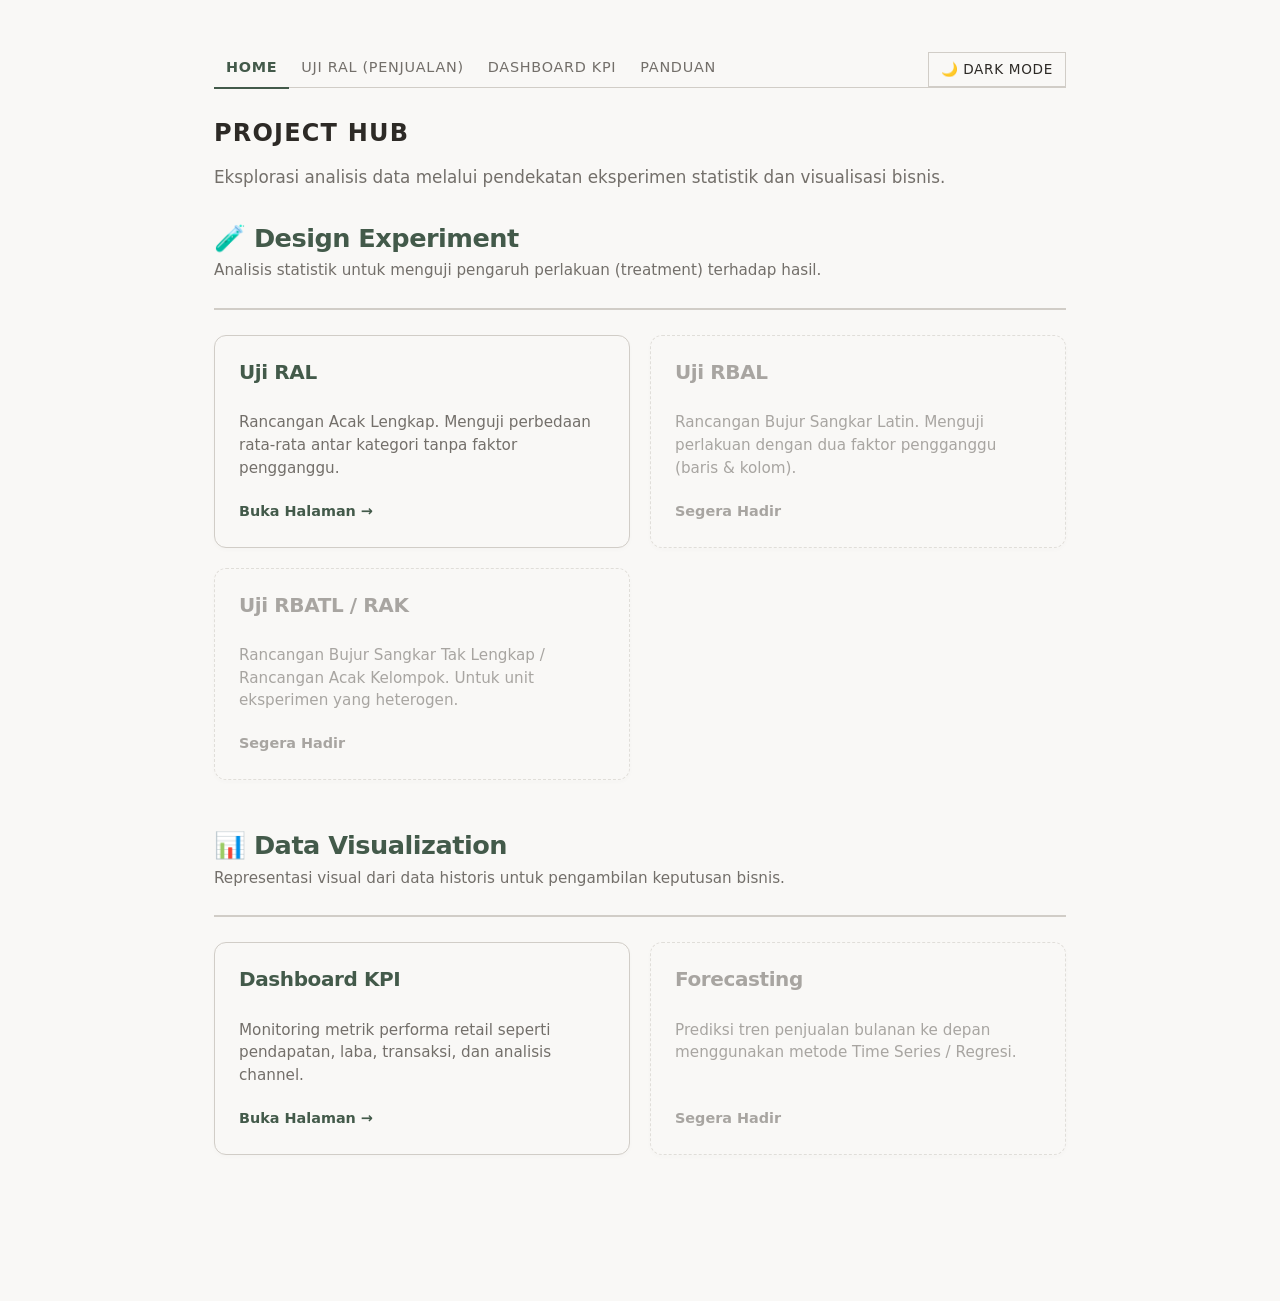
<file: index.html>
<!DOCTYPE html>
<html lang="id">
<head>
  <meta charset="UTF-8" />
  <meta name="viewport" content="width=device-width, initial-scale=1.0" />
  <title>Project Hub — Data & Statistik</title>
  <link rel="stylesheet" href="style.css" />
</head>
<body>
  <div class="nav-overlay" id="nav-overlay"></div>

  <header class="site-header">
    <button class="mobile-menu-toggle" id="menu-toggle">☰ Menu</button>
    <nav class="site-nav" id="site-nav">
      <button class="mobile-close-btn" id="menu-close">×</button>
      <a href="index.html" class="active">Home</a>
      <a href="ral.html">Uji RAL (Penjualan)</a>
      <a href="dashboard.html">Dashboard KPI</a>
      <a href="readme.html">Panduan</a>
    </nav>
    <button id="theme-toggle" class="theme-toggle">🌙 Dark Mode</button>
  </header>
  
  <main>
    <div class="hero-section">
      <h1>Project Hub</h1>
      <p class="lead">Eksplorasi analisis data melalui pendekatan eksperimen statistik dan visualisasi bisnis.</p>
    </div>

    <!-- SECTION 1: DESIGN EXPERIMENT -->
    <section class="hub-section">
      <div class="section-header">
        <h2>🧪 Design Experiment</h2>
        <p>Analisis statistik untuk menguji pengaruh perlakuan (treatment) terhadap hasil.</p>
      </div>
      <div class="hub-grid">
        <a href="ral.html" class="hub-card">
          <h3>Uji RAL</h3>
          <p>Rancangan Acak Lengkap. Menguji perbedaan rata-rata antar kategori tanpa faktor pengganggu.</p>
          <span class="card-link">Buka Halaman &rarr;</span>
        </a>
        <a href="#" class="hub-card disabled">
          <h3>Uji RBAL</h3>
          <p>Rancangan Bujur Sangkar Latin. Menguji perlakuan dengan dua faktor pengganggu (baris & kolom).</p>
          <span class="card-link">Segera Hadir</span>
        </a>
        <a href="#" class="hub-card disabled">
          <h3>Uji RBATL / RAK</h3>
          <p>Rancangan Bujur Sangkar Tak Lengkap / Rancangan Acak Kelompok. Untuk unit eksperimen yang heterogen.</p>
          <span class="card-link">Segera Hadir</span>
        </a>
      </div>
    </section>

    <!-- SECTION 2: DATA VISUALIZATION -->
    <section class="hub-section">
      <div class="section-header">
        <h2>📊 Data Visualization</h2>
        <p>Representasi visual dari data historis untuk pengambilan keputusan bisnis.</p>
      </div>
      <div class="hub-grid">
        <a href="dashboard.html" class="hub-card">
          <h3>Dashboard KPI</h3>
          <p>Monitoring metrik performa retail seperti pendapatan, laba, transaksi, dan analisis channel.</p>
          <span class="card-link">Buka Halaman &rarr;</span>
        </a>
        <a href="#" class="hub-card disabled">
          <h3>Forecasting</h3>
          <p>Prediksi tren penjualan bulanan ke depan menggunakan metode Time Series / Regresi.</p>
          <span class="card-link">Segera Hadir</span>
        </a>
      </div>
    </section>

  </main>

  <script src="js/ui.js"></script>
</body>
</html>
</file>
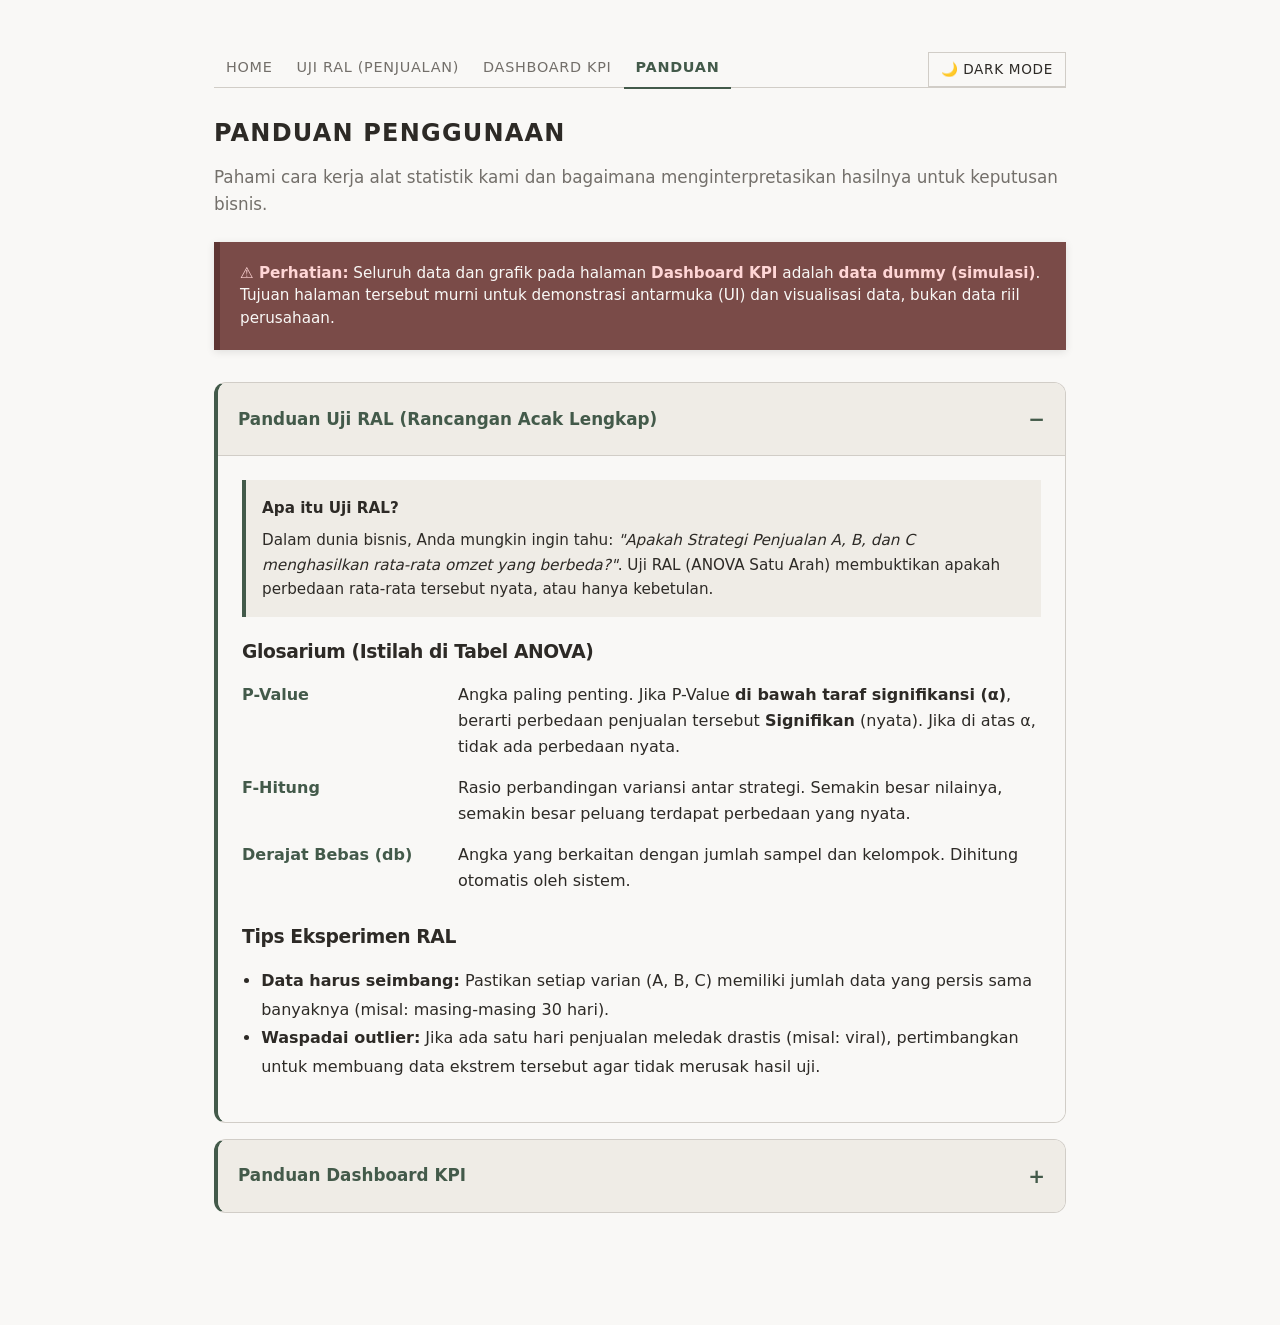
<file: readme.html>
<!DOCTYPE html>
<html lang="id">
<head>
  <meta charset="UTF-8" />
  <meta name="viewport" content="width=device-width, initial-scale=1.0" />
  <title>Panduan Penggunaan</title>
  <link rel="stylesheet" href="style.css" />
</head>
<body>
  <!-- Overlay untuk Mobile Menu -->
  <div class="nav-overlay" id="nav-overlay"></div>

  <header class="site-header">
    <button class="mobile-menu-toggle" id="menu-toggle">☰ Menu</button>
    <nav class="site-nav" id="site-nav">
      <button class="mobile-close-btn" id="menu-close">×</button>
      <a href="index.html">Home</a>
      <a href="ral.html">Uji RAL (Penjualan)</a>
      <a href="dashboard.html">Dashboard KPI</a>
      <a href="readme.html"class="active">Panduan</a>
    </nav>
    <button id="theme-toggle" class="theme-toggle">🌙 Dark Mode</button>
  </header>

  <main>
    <h1>Panduan Penggunaan</h1>
    <p class="lead">Pahami cara kerja alat statistik kami dan bagaimana menginterpretasikan hasilnya untuk keputusan bisnis.</p>

    <!-- BOX DISCLAIMER MERAH (SELALU DI ATAS) -->
    <div class="alert-box">
      <strong>⚠️ Perhatian:</strong> Seluruh data dan grafik pada halaman <strong>Dashboard KPI</strong> adalah <strong>data dummy (simulasi)</strong>. Tujuan halaman tersebut murni untuk demonstrasi antarmuka (UI) dan visualisasi data, bukan data riil perusahaan.
    </div>

    <!-- DROPDOWN 1: UJI RAL -->
    <details class="guide-section" open>
      <summary class="guide-header">Panduan Uji RAL (Rancangan Acak Lengkap)</summary>
      <div class="guide-content">
        
        <div class="info-box" style="margin-top: 0;">
          <p><strong>Apa itu Uji RAL?</strong></p>
          <p>Dalam dunia bisnis, Anda mungkin ingin tahu: <em>"Apakah Strategi Penjualan A, B, dan C menghasilkan rata-rata omzet yang berbeda?"</em>. Uji RAL (ANOVA Satu Arah) membuktikan apakah perbedaan rata-rata tersebut nyata, atau hanya kebetulan.</p>
        </div>

        <h3>Glosarium (Istilah di Tabel ANOVA)</h3>
        <dl style="display: grid; grid-template-columns: 200px 1fr; gap: 1rem; margin-top: 1rem;">
          <dt style="font-weight: 600; color: var(--accent);">P-Value</dt>
          <dd style="margin: 0;">Angka paling penting. Jika P-Value <strong>di bawah taraf signifikansi (α)</strong>, berarti perbedaan penjualan tersebut <strong>Signifikan</strong> (nyata). Jika di atas α, tidak ada perbedaan nyata.</dd>

          <dt style="font-weight: 600; color: var(--accent);">F-Hitung</dt>
          <dd style="margin: 0;">Rasio perbandingan variansi antar strategi. Semakin besar nilainya, semakin besar peluang terdapat perbedaan yang nyata.</dd>

          <dt style="font-weight: 600; color: var(--accent);">Derajat Bebas (db)</dt>
          <dd style="margin: 0;">Angka yang berkaitan dengan jumlah sampel dan kelompok. Dihitung otomatis oleh sistem.</dd>
        </dl>

        <h3 style="margin-top: 2rem;">Tips Eksperimen RAL</h3>
        <ul style="line-height: 1.8; padding-left: 1.2rem;">
          <li><strong>Data harus seimbang:</strong> Pastikan setiap varian (A, B, C) memiliki jumlah data yang persis sama banyaknya (misal: masing-masing 30 hari).</li>
          <li><strong>Waspadai outlier:</strong> Jika ada satu hari penjualan meledak drastis (misal: viral), pertimbangkan untuk membuang data ekstrem tersebut agar tidak merusak hasil uji.</li>
        </ul>

      </div>
    </details>

    <!-- DROPDOWN 2: DASHBOARD KPI -->
    <details class="guide-section">
      <summary class="guide-header">Panduan Dashboard KPI</summary>
      <div class="guide-content">
        
        <div class="info-box" style="margin-top: 0;">
          <p><strong>Apa itu Dashboard KPI?</strong></p>
          <p>Key Performance Indicator (KPI) adalah metrik terukur yang digunakan untuk mengevaluasi keberhasilan suatu organisasi atau strategi bisnis. Dashboard ini merangkum data tersebut dalam bentuk visual agar mudah dibaca oleh manajemen.</p>
        </div>

        <h3>Glosarium (Istilah di Dashboard)</h3>
        <dl style="display: grid; grid-template-columns: 200px 1fr; gap: 1rem; margin-top: 1rem;">
          <dt style="font-weight: 600; color: var(--accent);">Total Pendapatan</dt>
          <dd style="margin: 0;">Jumlah keseluruhan uang yang masuk dari penjualan produk/layanan dalam periode tertentu.</dd>

          <dt style="font-weight: 600; color: var(--accent);">AOV (Average Order Value)</dt>
          <dd style="margin: 0;">Rata-rata uang yang dihabiskan pelanggan dalam satu kali transaksi. Dihitung dari Total Pendapatan dibagi Total Transaksi.</dd>

          <dt style="font-weight: 600; color: var(--accent);">Tingkat Konversi</dt>
          <dd style="margin: 0;">Persentase pengunjung yang melakukan pembelian dibandingkan dengan total pengunjung yang datang.</dd>
        </dl>

        <h3 style="margin-top: 2rem;">Cara Membaca Grafik</h3>
        <ul style="line-height: 1.8; padding-left: 1.2rem;">
          <li><strong>Tren Pendapatan (Line Chart):</strong> Menunjukkan naik-turunnya omzet dari bulan ke bulan. Perhatikan apakah garis cenderung naik (pertumbuhan) atau turun.</li>
          <li><strong>Transaksi per Kategori (Bar Chart):</strong> Membandingkan kategori produk mana yang paling banyak terjual. Gunakan ini untuk menentukan di mana harus memfokuskan stok barang.</li>
        </ul>

      </div>
    </details>

  </main>

  <script src="js/ui.js"></script>
</body>
</html>
</file>
<file: style.css>
/* =========================================================
   1. DESIGN TOKENS & THEMES
   ========================================================= */
:root {
  /* Light Mode (Earth Tone) */
  --bg: #F9F8F6;           
  --fg: #2D2A26;           
  --muted: #736F6A;        
  --line: #D1CDC7;         
  
  --accent: #435A4A;       /* Muted Forest Green */
  --accent-hover: #324438; 
  --accent-fg: #FFFFFF;    
  
  --result-bg: #EFECE6;    
  --ok: #2E5A3B;           
  --warn: #A96236;         
  --err: #8C3F3D;          
  --err-bg: #7A4B48;       
  
  --radius: 0px;           /* Strict Sharp Edges untuk form/tabel */
  --radius-card: 12px;     /* Sudut membulat khusus Card & Modal */
  --gap: 1.25rem;
  --maxw: 900px;           /* Sedikit dilebarkan agar grid muat */
}

[data-theme="dark"] {
  /* Dark Mode (Muted Green & Cream) */
  --bg: #232B26;           
  --fg: #EAE5D9;           
  --muted: #9CA89F;        
  --line: #3B453F;         
  
  /* Warna hijau soft sage yang nyaman di mata */
  --accent: #A3C9B2;       
  --accent-hover: #8BA88E; 
  --accent-fg: #1A201C;    
  
  --result-bg: #2A332D;    
  --ok: #7BC48B;           
  --warn: #D98E5A;         
  --err: #D96C69;          
  --err-bg: #8C4A47;
}

/* =========================================================
   2. BASE TYPOGRAPHY & LAYOUT
   ========================================================= */
* { box-sizing: border-box; }

body {
  font-family: 'Futura', 'Century Gothic', 'Avenir Next', 'Trebuchet MS', system-ui, sans-serif;
  max-width: var(--maxw);
  margin: 2rem auto;
  padding: 0 1.5rem 4rem;
  color: var(--fg);
  background: var(--bg);
  line-height: 1.6;
  -webkit-font-smoothing: antialiased;
  transition: background-color 0.3s, color 0.3s;
}

h1, h2, h3 { line-height: 1.2; font-weight: 600; letter-spacing: -0.02em; }
h1 { font-size: 1.5rem; margin: 0 0 1rem; text-transform: uppercase; letter-spacing: 0.05em; }
h2 { font-size: 1.15rem; margin: 2rem 0 1rem; border-bottom: 1px solid var(--line); padding-bottom: .5rem; }
a { color: var(--accent); text-decoration: none; font-weight: 500; }
a:hover { text-decoration: underline; }
p.lead { color: var(--muted); margin-top: 0; font-size: 1.05rem; }

/* =========================================================
   3. SITE HEADER & NAVIGATION
   ========================================================= */
.site-header {
  position: sticky;
  top: 0;
  background: var(--bg);
  z-index: 100;
  box-shadow: 0 1px 0 var(--line); 
  padding-top: 1rem;
  margin-bottom: 2rem;
  display: flex;
  justify-content: space-between;
  align-items: flex-end;
}

.site-nav { display: flex; flex-wrap: wrap; gap: 0; }
.site-nav a {
  padding: .5rem .75rem;
  color: var(--muted);
  font-size: .9rem;
  text-transform: uppercase;
  letter-spacing: 0.05em;
  border-bottom: 2px solid transparent;
  margin-bottom: -2px;
  text-decoration: none;
}
.site-nav a:hover { color: var(--fg); border-bottom-color: var(--muted); text-decoration: none; }
.site-nav a.active { color: var(--accent); border-bottom-color: var(--accent); font-weight: 700; }

.mobile-menu-toggle, .mobile-close-btn { display: none; }
.nav-overlay { display: none; position: fixed; inset: 0; background: rgba(0,0,0,0.5); z-index: 998; opacity: 0; transition: opacity 0.3s; }
.nav-overlay.active { display: block; opacity: 1; }

/* =========================================================
   4. FORMS & INPUTS
   ========================================================= */
.field {
  display: grid;
  grid-template-columns: 1fr 200px;
  gap: 1rem;
  align-items: center;
  margin-bottom: 1rem;
}
.field label { font-weight: 500; font-size: .95rem; display: block; margin-bottom: .25rem; }
.field .hint { display: block; font-size: .85rem; color: var(--muted); font-weight: 400; margin-top: .15rem;}

.field input, .field textarea, .field select {
  width: 100%;
  padding: .6rem .75rem;
  border: 1px solid var(--line);
  border-radius: var(--radius);
  font: inherit;
  background: var(--bg);
  color: var(--fg);
  transition: border-color .2s;
}
.field textarea { font-family: monospace, monospace; resize: vertical; min-height: 80px; }
.field input:focus, .field textarea:focus, .field select:focus { 
  outline: none; 
  border-color: var(--accent); 
  box-shadow: 0 0 0 1px var(--accent); 
}

/* =========================================================
   5. BUTTONS
   ========================================================= */
.btn {
  padding: .65rem 1.5rem;
  border: 1px solid var(--accent);
  background: var(--accent);
  color: var(--accent-fg);
  border-radius: var(--radius);
  cursor: pointer;
  font: inherit;
  font-weight: 600;
  text-transform: uppercase;
  letter-spacing: 0.05em;
  font-size: .85rem;
  transition: all 0.15s ease-in-out;
  position: relative;
}
.btn:hover { 
  background: var(--accent-hover); 
  border-color: var(--accent-hover); 
  transform: translateY(-2px);
  box-shadow: 3px 3px 0px var(--fg); 
}
.btn:active { transform: translateY(0); box-shadow: none; }
.btn-row { display: flex; gap: .75rem; flex-wrap: wrap; margin-top: 1.5rem; }

/* =========================================================
   6. INFO BOXES, ALERTS & RESULTS
   ========================================================= */
.info-box {
  margin: 1.5rem 0;
  padding: 1rem;
  background: var(--result-bg);
  border-left: 4px solid var(--accent);
  font-size: .95rem;
  color: var(--fg);
}
.info-box p { margin: 0 0 .5rem; }
.info-box p:last-child { margin: 0; }

.alert-box {
  background-color: var(--err-bg);
  color: #F9F8F6;
  padding: 1.25rem;
  border-left: 6px solid #5E3533;
  border-radius: var(--radius);
  margin: 1.5rem 0 2rem 0;
  font-size: 0.95rem;
  line-height: 1.5;
  box-shadow: 0 2px 8px rgba(0,0,0,0.1);
}
.alert-box strong { color: #FFD6D6; font-weight: 700; }

.result {
  margin-top: 1.5rem;
  padding: 1.25rem;
  background: var(--result-bg);
  border: 1px solid var(--line);
  border-left: 4px solid var(--accent);
  border-radius: var(--radius);
}
.result:empty { display: none; }
.result dl { display: grid; grid-template-columns: 1fr auto; gap: .5rem 1.5rem; margin: 0; }
.result dt { color: var(--muted); font-size: .95rem; }
.result dd { margin: 0; text-align: right; font-weight: 600; font-variant-numeric: tabular-nums; }
.result .verdict { margin-top: 1rem; padding-top: 1rem; border-top: 1px solid var(--line); font-size: .95rem; }

.ok { color: var(--ok); font-weight: 700; text-transform: uppercase; letter-spacing: 0.05em; font-size: .85rem;}
.warn { color: var(--warn); font-weight: 700; text-transform: uppercase; letter-spacing: 0.05em; font-size: .85rem;}
.error { color: var(--err); font-size: .9rem; margin-top: .75rem; font-weight: 500; }
.error:empty { display: none; }

/* =========================================================
   7. TABLES (ANOVA)
   ========================================================= */
.table-wrapper { overflow-x: auto; margin-top: 1.5rem; border: 1px solid var(--line); }
.table-anova { width: 100%; border-collapse: collapse; font-size: .9rem; text-align: right; }
.table-anova th, .table-anova td { padding: .6rem .75rem; border: 1px solid var(--line); }
.table-anova th { background: var(--result-bg); color: var(--accent); font-weight: 600; text-transform: uppercase; letter-spacing: 0.05em; }
.table-anova td:first-child, .table-anova th:first-child { text-align: left; }
.table-anova tr:nth-child(even) { background: rgba(0,0,0,0.02); }
[data-theme="dark"] .table-anova tr:nth-child(even) { background: rgba(255,255,255,0.02); }

/* =========================================================
   8. LANDING PAGE HUB (Card Grid)
   ========================================================= */
.hub-section { margin-bottom: 50px; }

.section-header {
  border-bottom: 2px solid var(--line);
  padding-bottom: 10px;
  margin-bottom: 25px;
}
.section-header h2 { font-size: 1.6rem; color: var(--accent); margin-bottom: 5px; border: none; padding: 0; }
.section-header p { color: var(--muted); margin-top: 0; font-size: 0.95rem; }

.hub-grid {
  display: grid;
  grid-template-columns: repeat(auto-fill, minmax(280px, 1fr));
  gap: var(--gap);
  align-items: stretch;
}

.hub-card {
  display: flex;
  flex-direction: column;
  background-color: var(--bg);
  border: 1px solid var(--line);
  border-radius: var(--radius-card);
  padding: 24px;
  text-decoration: none;
  color: var(--fg);
  transition: all 0.3s ease;
  box-shadow: 0 2px 5px rgba(0,0,0,0.02);
}

.hub-card:hover:not(.disabled) {
  transform: translateY(-4px);
  box-shadow: 0 10px 20px rgba(67, 90, 74, 0.15);
  border-color: var(--accent);
  text-decoration: none;
}

[data-theme="dark"] .hub-card:hover:not(.disabled) {
  box-shadow: 0 10px 20px rgba(0, 0, 0, 0.4);
}

.hub-card h3 {
  margin-top: 0;
  margin-bottom: 12px;
  font-size: 1.25rem;
  color: var(--accent);
}

.hub-card p {
  font-size: 0.95rem;
  line-height: 1.5;
  color: var(--muted);
  flex-grow: 1; 
  margin-bottom: 20px;
}

.card-link { font-weight: bold; font-size: 0.9rem; color: var(--accent); }

.hub-card.disabled {
  background-color: transparent;
  border-style: dashed; 
  cursor: not-allowed;
  opacity: 0.6;
}
.hub-card.disabled h3, .hub-card.disabled .card-link { color: var(--muted); }

/* =========================================================
   9. DASHBOARD KPI
   ========================================================= */
.kpi-grid {
  display: grid;
  grid-template-columns: repeat(auto-fit, minmax(240px, 1fr));
  gap: var(--gap);
  margin-bottom: 30px;
}

.kpi-card {
  background: var(--bg);
  border: 1px solid var(--line);
  border-top: 4px solid var(--accent);
  padding: 1.25rem;
  border-radius: var(--radius-card);
  box-shadow: 0 2px 4px rgba(0,0,0,0.02);
}

.kpi-title {
  color: var(--muted);
  font-size: 0.85rem;
  text-transform: uppercase;
  letter-spacing: 0.05em;
  margin-bottom: 0.5rem;
  font-weight: 600;
}

.kpi-value {
  font-size: clamp(1.1rem, 2vw, 1.8rem) !important; 
  font-weight: 700;
  line-height: 1.2;
  margin: 10px 0;
  white-space: nowrap;
  font-variant-numeric: tabular-nums; 
}

.kpi-change { font-size: 0.85rem; font-weight: 600; margin-top: 5px; }
.kpi-change.positive { color: var(--ok); }
.kpi-change.negative { color: var(--err); }

.chart-container {
  background: var(--bg);
  border: 1px solid var(--line);
  padding: 1.5rem;
  margin-bottom: 2rem;
  border-radius: var(--radius-card);
}

.chart-title {
  font-size: 1.1rem;
  margin-bottom: 1rem;
  border-bottom: 1px solid var(--line);
  padding-bottom: 0.5rem;
  color: var(--fg);
}

.chart-wrapper { position: relative; height: 300px; width: 100%; }
.chart-row { display: flex; gap: 20px; flex-wrap: wrap; }
.chart-container.half { flex: 1; min-width: 300px; margin-bottom: 0; }

/* Filter Dropdown */
.filter-wrapper {
  display: flex;
  align-items: center;
  gap: 12px;
  background: var(--bg);
  padding: 8px 16px;
  border-radius: var(--radius-card);
  border: 1px solid var(--line);
  box-shadow: 0 4px 10px rgba(0,0,0,0.03);
  transition: all 0.3s ease;
}

.filter-wrapper:hover { border-color: var(--accent); box-shadow: 0 4px 15px rgba(67,90,74,0.1); }
.filter-wrapper label { font-size: 0.95rem; font-weight: 600; color: var(--muted); margin: 0; }

.custom-select {
  appearance: none;
  -webkit-appearance: none;
  background-color: transparent;
  border: none;
  font-family: inherit;
  font-size: 1rem;
  font-weight: 700;
  color: var(--accent);
  padding-right: 28px;
  cursor: pointer;
  outline: none;
  /* SVG Panah Light Mode */
  background-image: url("data:image/svg+xml;charset=UTF-8,%3csvg xmlns='http://www.w3.org/2000/svg' viewBox='0 0 24 24' fill='none' stroke='%23435a4a' stroke-width='2.5' stroke-linecap='round' stroke-linejoin='round'%3e%3cpolyline points='6 9 12 15 18 9'%3e%3c/polyline%3e%3c/svg%3e");
  background-repeat: no-repeat;
  background-position: right center;
  background-size: 16px;
}

[data-theme="dark"] .custom-select {
  /* SVG Panah Dark Mode (Soft Sage) */
  background-image: url("data:image/svg+xml;charset=UTF-8,%3csvg xmlns='http://www.w3.org/2000/svg' viewBox='0 0 24 24' fill='none' stroke='%23A3C9B2' stroke-width='2.5' stroke-linecap='round' stroke-linejoin='round'%3e%3cpolyline points='6 9 12 15 18 9'%3e%3c/polyline%3e%3c/svg%3e");
}

/* =========================================================
   10. MODAL POP-UP
   ========================================================= */
.modal-box {
  border: 1px solid var(--line);
  border-radius: var(--radius-card);
  padding: 0;
  box-shadow: 0 10px 30px rgba(0,0,0,0.2);
  width: 90%;
  max-width: 500px;
  background: var(--bg);
  color: var(--fg);
}
.modal-box::backdrop { background: rgba(0,0,0,0.5); backdrop-filter: blur(2px); }
.modal-header { display: flex; justify-content: space-between; align-items: center; padding: 15px 20px; border-bottom: 1px solid var(--line); }
.modal-header h2 { margin: 0; font-size: 1.2rem; border: none; padding: 0; }
.modal-close { background: none; border: none; font-size: 1.5rem; cursor: pointer; color: var(--muted); }
.modal-close:hover { color: var(--err); }
.modal-body { padding: 20px; }
.detail-row { display: flex; justify-content: space-between; margin-bottom: 10px; font-size: 1rem; border-bottom: 1px dashed var(--line); padding-bottom: 8px; }
.detail-row:last-child { border-bottom: none; margin-bottom: 0; }
.detail-row strong { font-weight: bold; color: var(--accent); }

/* =========================================================
   11. TOAST NOTIFICATION
   ========================================================= */
.toast-container { position: fixed; top: 20px; right: 20px; z-index: 10000; display: flex; flex-direction: column; gap: 10px; pointer-events: none; }
.toast {
  background-color: var(--err-bg); color: #F9F8F6; padding: 0.85rem 1rem; border-radius: var(--radius-card); border-left: 4px solid #5E3533; box-shadow: 0 4px 12px rgba(0,0,0,0.15);
  display: flex; align-items: flex-start; gap: 0.75rem; min-width: 280px; max-width: 380px; font-family: inherit; pointer-events: auto; animation: slideInRight 0.3s ease forwards;
}
.toast.removing { animation: slideOutRight 0.3s ease forwards; }
.toast-close { background: none; border: none; color: inherit; font-size: 1.25rem; cursor: pointer; padding: 0; line-height: 1; opacity: 0.8; order: -1; transition: opacity 0.2s; }
.toast-close:hover { opacity: 1; }
.toast-message { flex: 1; font-size: 0.9rem; line-height: 1.4; }
@keyframes slideInRight { from { transform: translateX(100%); opacity: 0; } to { transform: translateX(0); opacity: 1; } }
@keyframes slideOutRight { from { transform: translateX(0); opacity: 1; } to { transform: translateX(100%); opacity: 0; } }

/* =========================================================
   12. THEME TOGGLE BUTTON
   ========================================================= */
.theme-toggle {
  background: transparent; border: 1px solid var(--line); color: var(--fg); padding: .35rem .75rem; font: inherit; font-size: .85rem; cursor: pointer; text-transform: uppercase; letter-spacing: 0.05em; border-radius: var(--radius); transition: border-color .2s;
}
.theme-toggle:hover { border-color: var(--accent); }

/* =========================================================
   13. ACCORDION / PANDUAN
   ========================================================= */
details.guide-section { background: var(--bg); border: 1px solid var(--line); border-left: 4px solid var(--accent); border-radius: var(--radius-card); margin-bottom: 1rem; overflow: hidden; }
summary.guide-header { padding: 1.25rem; font-weight: 600; font-size: 1.05rem; cursor: pointer; background: var(--result-bg); color: var(--accent); list-style: none; display: flex; justify-content: space-between; align-items: center; transition: background 0.2s; }
summary.guide-header:hover { background: var(--line); }
summary.guide-header::-webkit-details-marker { display: none; }
summary.guide-header::after { content: "+"; font-size: 1.25rem; font-weight: bold; color: var(--accent); transition: transform 0.2s; }
details[open] summary.guide-header::after { content: "−"; }
.guide-content { padding: 1.5rem; border-top: 1px solid var(--line); background: var(--bg); }

/* =========================================================
   14. RESPONSIVE (MOBILE & TABLET)
   ========================================================= */
@media (max-width: 768px) {
  body { padding: 0 1rem 3rem; margin: 0 auto; }
  .site-header { flex-direction: row; justify-content: space-between; align-items: center; padding: 0.75rem 0; margin-bottom: 1rem; }
  .mobile-menu-toggle { display: block; border: 1px solid var(--line); background: transparent; color: var(--fg); padding: 0.35rem 0.75rem; font: inherit; font-size: 0.85rem; border-radius: var(--radius); }
  
  .site-nav {
    position: fixed; top: 0; left: -100%; width: 260px; height: 100vh;
    background: var(--bg); border-right: 1px solid var(--line);
    flex-direction: column; align-items: flex-start; padding: 1.5rem;
    z-index: 999; transition: left 0.3s ease; overflow-y: auto; margin: 0;
    box-shadow: 2px 0 10px rgba(0,0,0,0.1);
  }
  .site-nav.active { left: 0; }
  .site-nav a { padding: 1rem 0; border-bottom: 1px solid var(--line); border-left: 4px solid transparent; width: 100%; text-align: left; margin: 0; font-size: 1rem; }
  .site-nav a.active { border-bottom-color: var(--line); border-left-color: var(--accent); padding-left: 0.75rem; background: var(--result-bg); }
  .mobile-close-btn { display: block; align-self: flex-end; background: transparent; border: none; font-size: 1.5rem; color: var(--muted); cursor: pointer; margin-bottom: 1rem; padding: 0; }

  .field { grid-template-columns: 1fr; gap: 0.5rem; margin-bottom: 1.25rem; }
  .field textarea { font-size: 16px; min-height: 100px; }
  .btn-row { flex-direction: column; }
  .btn { width: 100%; text-align: center; padding: 0.8rem 1rem; }
  
  .result dl { grid-template-columns: 1fr; gap: 0.25rem; }
  .result dd { text-align: left; margin-bottom: 0.75rem; padding-bottom: 0.5rem; border-bottom: 1px dashed var(--line); }
  .result dd:last-child { border-bottom: none; }
  .table-anova { min-width: 600px; }
  .table-anova th, .table-anova td { padding: 0.5rem; font-size: 0.8rem; }
  
  .kpi-grid { grid-template-columns: 1fr; }
  .chart-row { flex-direction: column; }
}
</file>
